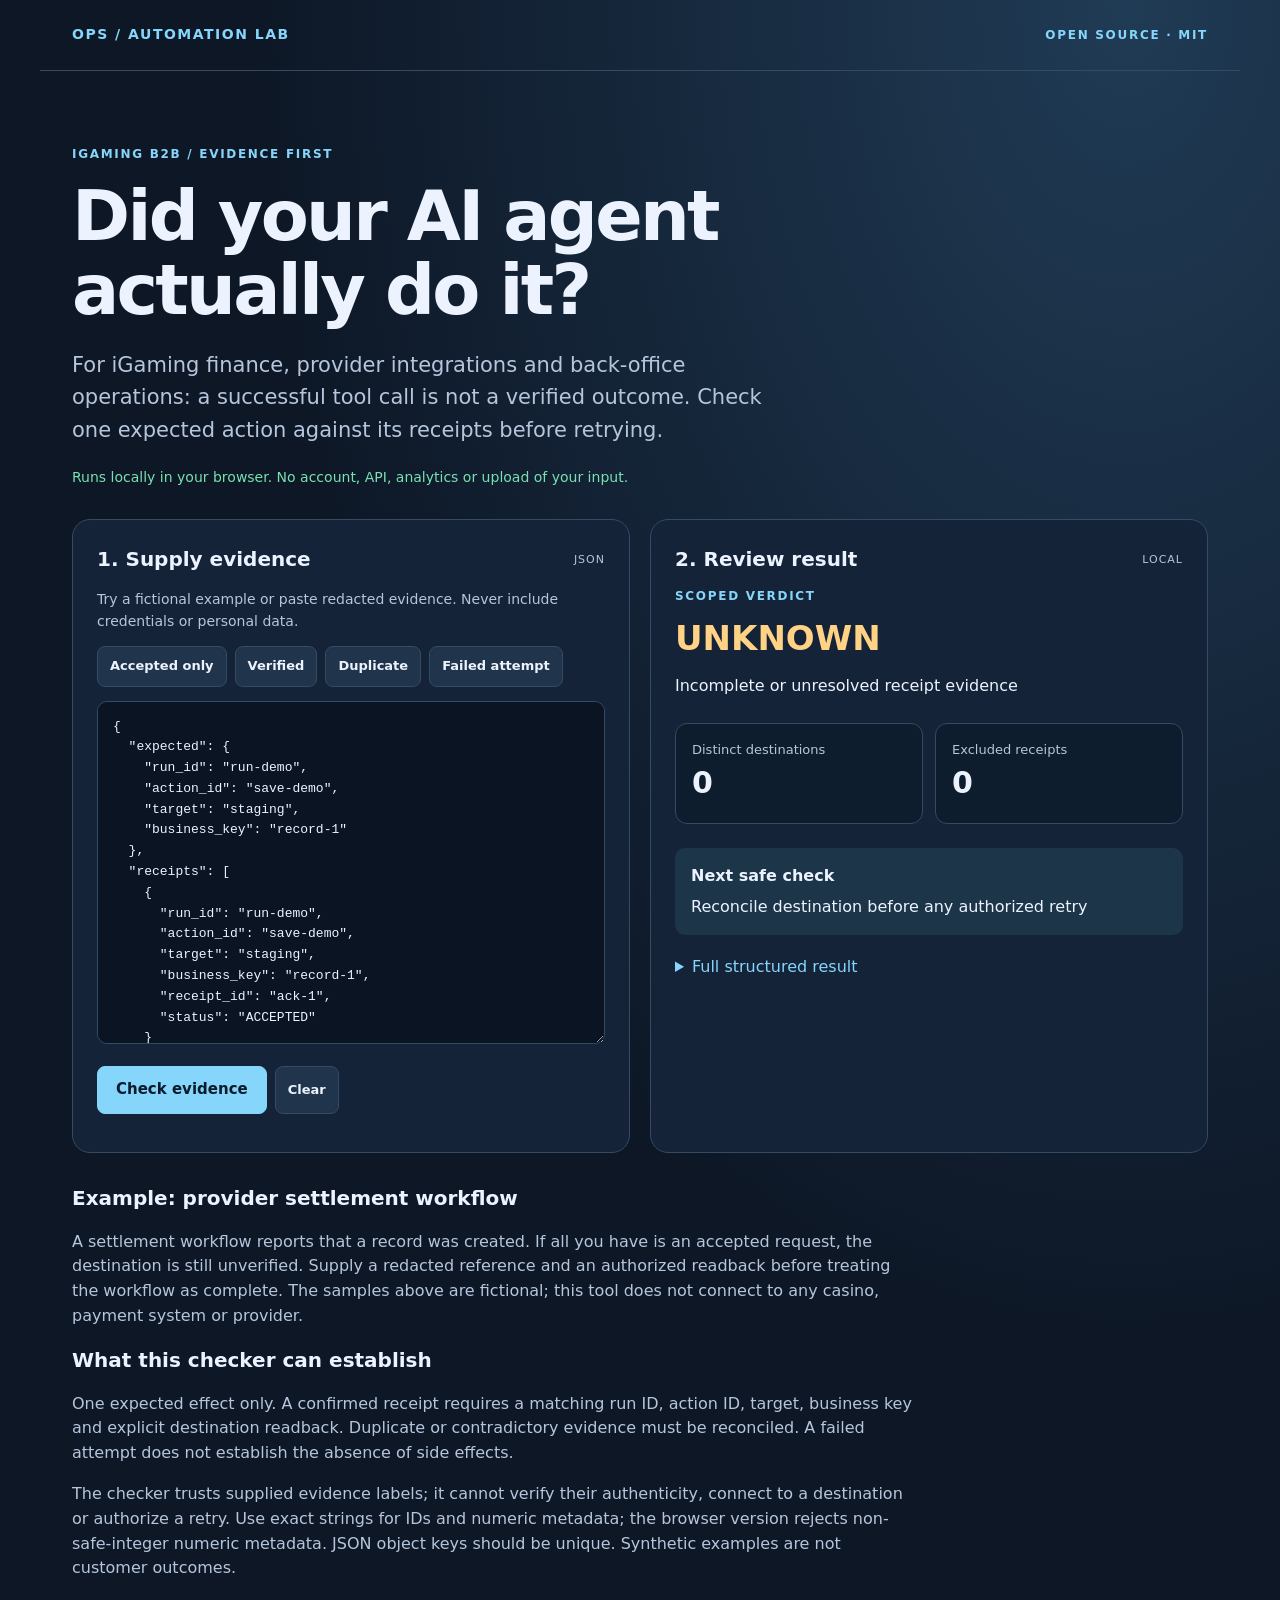
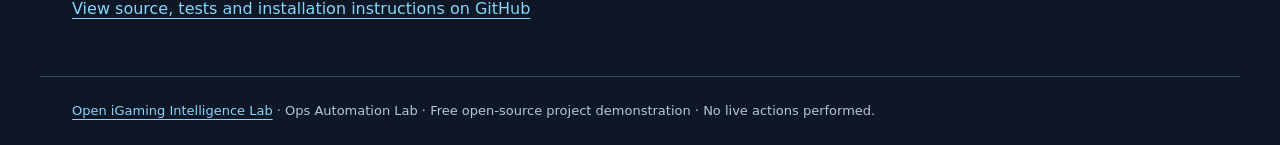
<file: docs/index.html>
<!doctype html>
<html lang="en">
<head>
<meta charset="utf-8">
<meta name="viewport" content="width=device-width, initial-scale=1">
<meta http-equiv="Content-Security-Policy" content="default-src 'none'; script-src 'self'; style-src 'self'; connect-src 'none'; img-src 'self'; base-uri 'none'; form-action 'none'">
<title>AI Agent Receipt Checker — Free, open source | Ops Automation Lab</title>
<meta name="description" content="Free evidence checker for iGaming B2B operations and other AI workflows. Review one action against supplied receipts without uploading data.">
<link rel="stylesheet" href="style.css">
<script defer src="checker.js"></script>
<script defer src="app.js"></script>
</head>
<body>
<header><a class="brand" href="https://github.com/minasyannarek13-RBB/ops-automation-skills">OPS / AUTOMATION LAB</a><span class="meta">OPEN SOURCE · MIT</span></header>
<main>
<section class="hero"><p class="eyebrow">IGAMING B2B / EVIDENCE FIRST</p><h1>Did your AI agent<br>actually do it?</h1><p class="lead">For iGaming finance, provider integrations and back-office operations: a successful tool call is not a verified outcome. Check one expected action against its receipts before retrying.</p><div class="privacy">Runs locally in your browser. No account, API, analytics or upload of your input.</div></section>
<section class="workbench" aria-label="Receipt checker">
<div class="panel"><div class="panel-head"><h2>1. Supply evidence</h2><span>JSON</span></div>
<p class="hint">Try a fictional example or paste redacted evidence. Never include credentials or personal data.</p>
<div class="samples" aria-label="Example input"><button type="button" data-example="accepted">Accepted only</button><button type="button" data-example="verified">Verified</button><button type="button" data-example="duplicate">Duplicate</button><button type="button" data-example="failed">Failed attempt</button></div>
<label class="sr" for="input">Expected action and receipts in JSON</label>
<textarea id="input" spellcheck="false" autocomplete="off" autocapitalize="off" rows="15"></textarea>
<div class="actions"><button class="primary" type="button" id="run">Check evidence</button><button type="button" id="clear">Clear</button></div></div>
<div class="panel"><div class="panel-head"><h2>2. Review result</h2><span>LOCAL</span></div><div id="result" aria-live="polite"><p class="eyebrow">SCOPED VERDICT</p><h3 id="verdict">Not checked</h3><p id="reason">Choose a sample or enter evidence.</p><div class="metrics"><div><span>Distinct destinations</span><strong id="dest">—</strong></div><div><span>Excluded receipts</span><strong id="excluded">—</strong></div></div><div class="next"><b>Next safe check</b><p id="next">No action performed.</p></div><details><summary>Full structured result</summary><pre id="output"></pre></details></div></div>
</section>
<section class="notes"><h2>Example: provider settlement workflow</h2><p>A settlement workflow reports that a record was created. If all you have is an accepted request, the destination is still unverified. Supply a redacted reference and an authorized readback before treating the workflow as complete. The samples above are fictional; this tool does not connect to any casino, payment system or provider.</p><h2>What this checker can establish</h2><p>One expected effect only. A confirmed receipt requires a matching run ID, action ID, target, business key and explicit destination readback. Duplicate or contradictory evidence must be reconciled. A failed attempt does not establish the absence of side effects.</p><p>The checker trusts supplied evidence labels; it cannot verify their authenticity, connect to a destination or authorize a retry. Use exact strings for IDs and numeric metadata; the browser version rejects non-safe-integer numeric metadata. JSON object keys should be unique. Synthetic examples are not customer outcomes.</p><a href="https://github.com/minasyannarek13-RBB/ops-automation-skills">View source, tests and installation instructions on GitHub</a></section>
<noscript>This tool requires JavaScript to perform local calculations.</noscript></main>
<footer><a href="intelligence/">Open iGaming Intelligence Lab</a> · Ops Automation Lab · Free open-source project demonstration · No live actions performed.</footer>
</body></html>
</file>
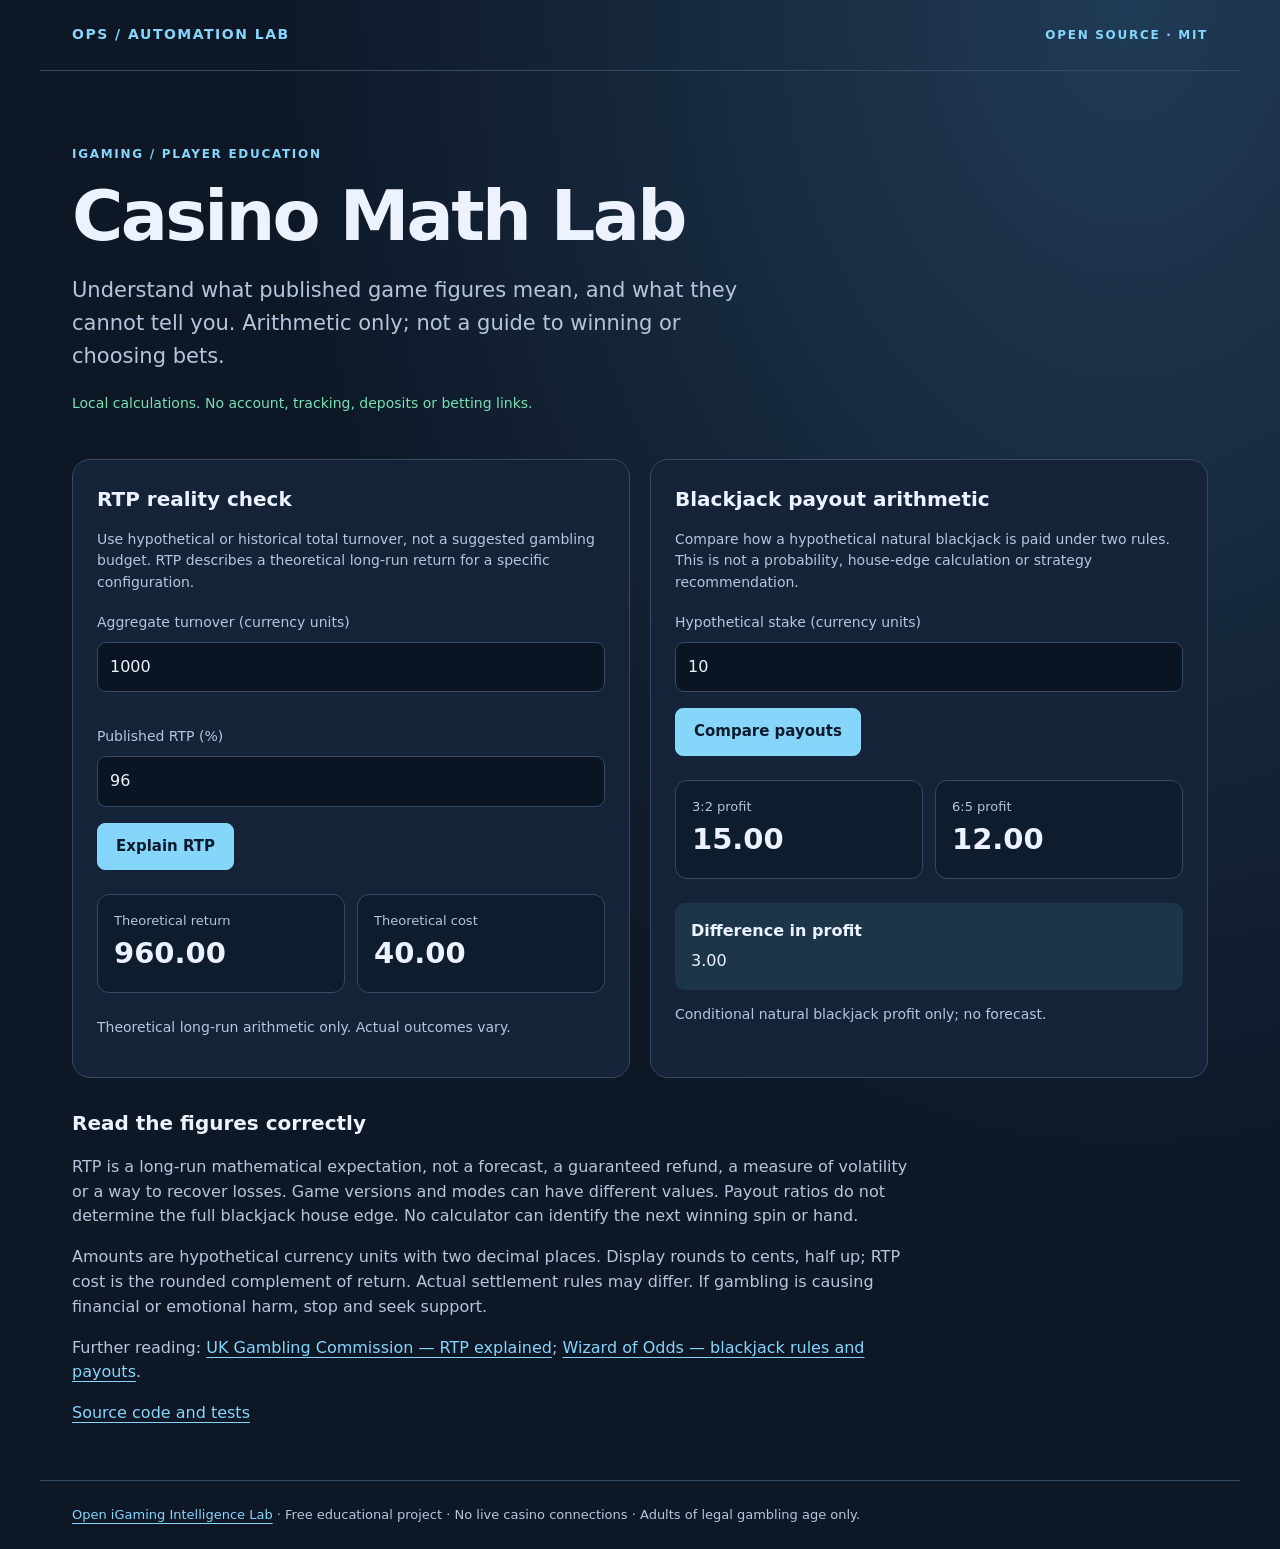
<file: docs/casino-math/index.html>
<!doctype html>
<html lang="en"><head><meta charset="utf-8"><meta name="viewport" content="width=device-width,initial-scale=1"><meta http-equiv="Content-Security-Policy" content="default-src 'none'; script-src 'self'; style-src 'self'; connect-src 'none'; base-uri 'none'; form-action 'none'"><title>Casino Math Lab — RTP and Blackjack payout education</title><meta name="description" content="Free offline educational calculator explaining long-run RTP and blackjack payout arithmetic. No predictions, betting recommendations or registration."><link rel="stylesheet" href="../style.css"><link rel="stylesheet" href="math.css"><script defer src="math.js"></script><script defer src="ui.js"></script></head>
<body><header><a class="brand" href="../">OPS / AUTOMATION LAB</a><span class="meta">OPEN SOURCE · MIT</span></header><main><section class="hero"><p class="eyebrow">IGAMING / PLAYER EDUCATION</p><h1>Casino Math Lab</h1><p class="lead">Understand what published game figures mean, and what they cannot tell you. Arithmetic only; not a guide to winning or choosing bets.</p><p class="privacy">Local calculations. No account, tracking, deposits or betting links.</p></section>
<section class="workbench"><section class="panel"><h2>RTP reality check</h2><p class="hint">Use hypothetical or historical total turnover, not a suggested gambling budget. RTP describes a theoretical long-run return for a specific configuration.</p><label for="turnover">Aggregate turnover (currency units)</label><input id="turnover" inputmode="decimal" value="1000" maxlength="16"><label for="rtp">Published RTP (%)</label><input id="rtp" inputmode="decimal" value="96" maxlength="8"><button class="primary" id="rtp-run" type="button">Explain RTP</button><div class="metrics"><div><span>Theoretical return</span><strong id="ret">—</strong></div><div><span>Theoretical cost</span><strong id="cost">—</strong></div></div><p id="rtp-msg" class="hint" aria-live="polite">Not a prediction of a session.</p></section>
<section class="panel"><h2>Blackjack payout arithmetic</h2><p class="hint">Compare how a hypothetical natural blackjack is paid under two rules. This is not a probability, house-edge calculation or strategy recommendation.</p><label for="stake">Hypothetical stake (currency units)</label><input id="stake" inputmode="decimal" value="10" maxlength="16"><button class="primary" id="bj-run" type="button">Compare payouts</button><div class="metrics"><div><span>3:2 profit</span><strong id="p32">—</strong></div><div><span>6:5 profit</span><strong id="p65">—</strong></div></div><div class="next"><b>Difference in profit</b><p id="diff" aria-live="polite">—</p></div><p id="bj-msg" class="hint">Excludes stake returned, pushes, other rules and all other outcomes.</p></section></section>
<section class="notes"><h2>Read the figures correctly</h2><p>RTP is a long-run mathematical expectation, not a forecast, a guaranteed refund, a measure of volatility or a way to recover losses. Game versions and modes can have different values. Payout ratios do not determine the full blackjack house edge. No calculator can identify the next winning spin or hand.</p><p>Amounts are hypothetical currency units with two decimal places. Display rounds to cents, half up; RTP cost is the rounded complement of return. Actual settlement rules may differ. If gambling is causing financial or emotional harm, stop and seek support.</p><p>Further reading: <a href="https://www.gamblingcommission.gov.uk/public-and-players/guide/return-to-player-how-much-gaming-machines-payout/">UK Gambling Commission — RTP explained</a>; <a href="https://wizardofodds.com/games/blackjack/basics/">Wizard of Odds — blackjack rules and payouts</a>.</p><a href="https://github.com/minasyannarek13-RBB/ops-automation-skills">Source code and tests</a></section></main><footer><a href="../intelligence/">Open iGaming Intelligence Lab</a> · Free educational project · No live casino connections · Adults of legal gambling age only.</footer></body></html>
</file>
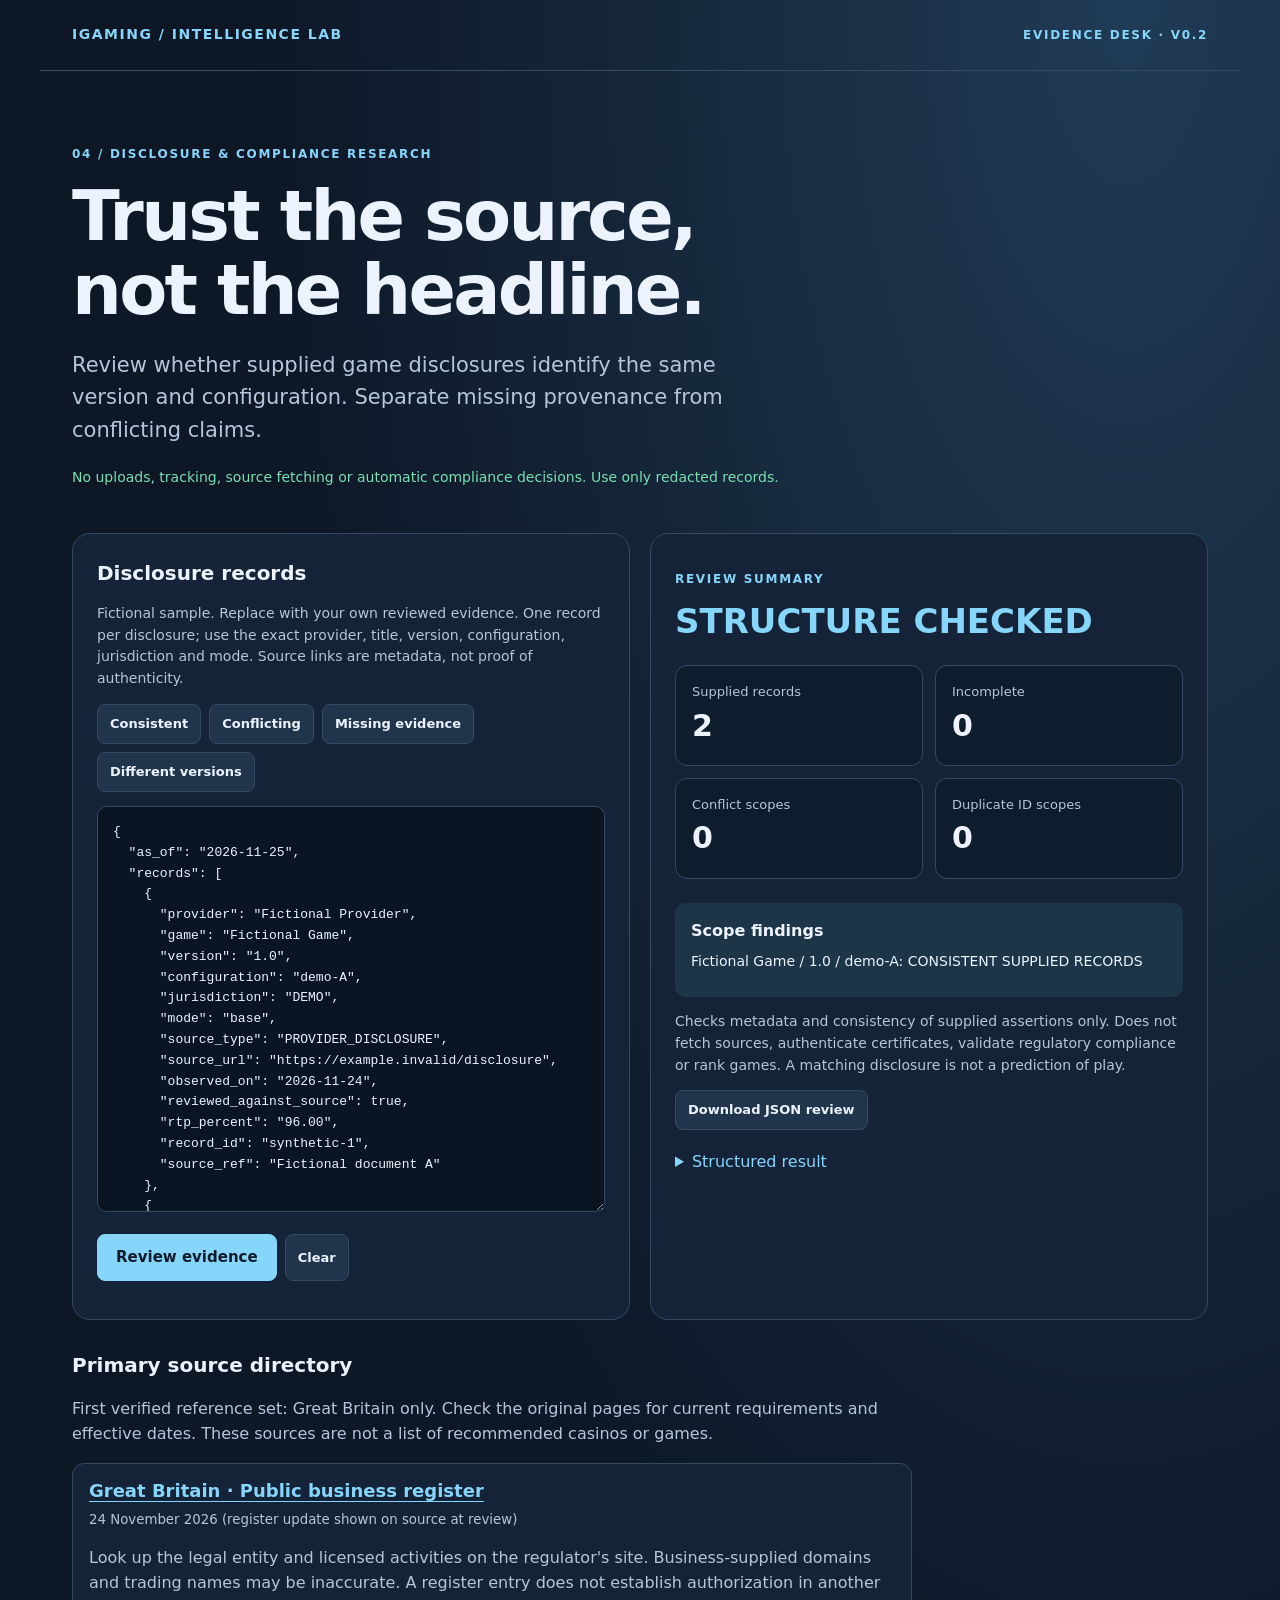
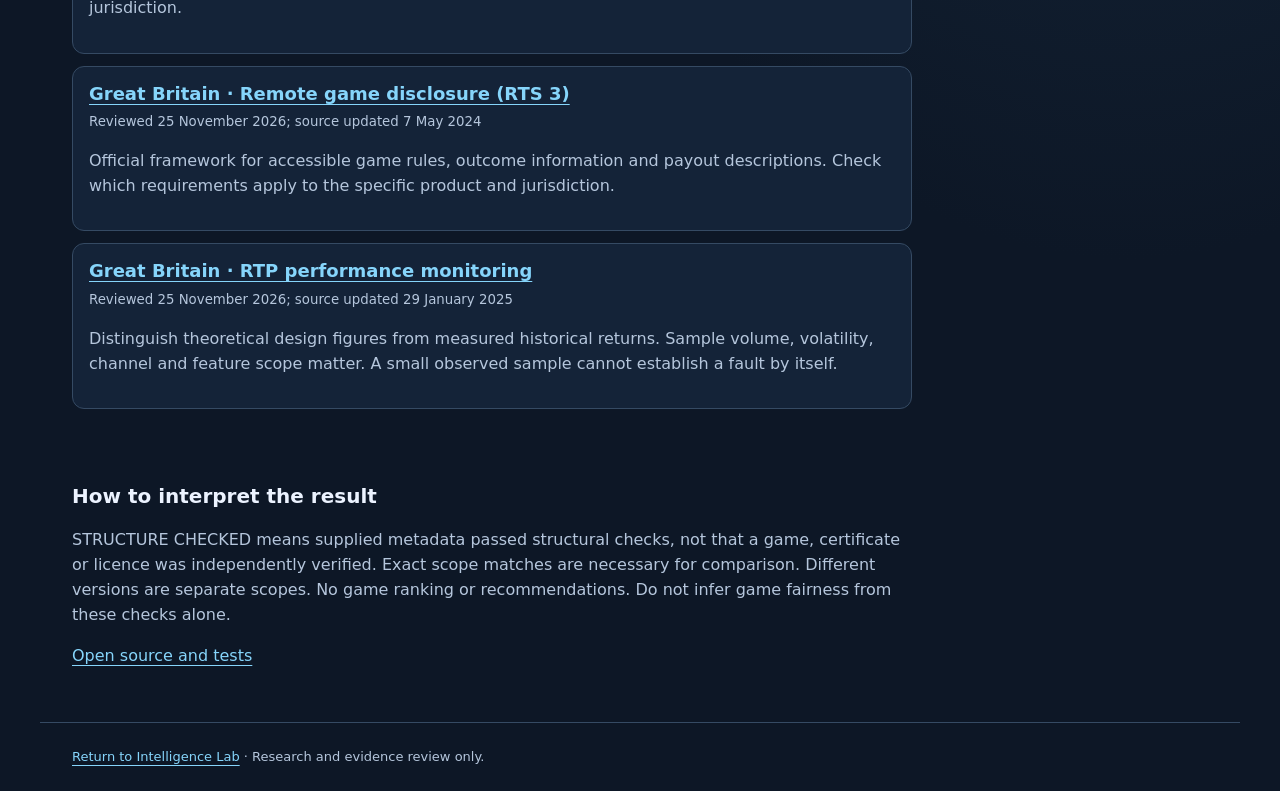
<file: docs/evidence/index.html>
<!doctype html>
<html lang="en"><head><meta charset="utf-8"><meta name="viewport" content="width=device-width,initial-scale=1"><meta http-equiv="Content-Security-Policy" content="default-src 'none'; script-src 'self'; style-src 'self'; connect-src 'none'; base-uri 'none'; form-action 'none'"><title>iGaming Evidence Desk | Disclosure review</title><meta name="description" content="Review game disclosure metadata, version scope, provenance and conflicting RTP assertions. Local research tool and regulator source directory."><link rel="stylesheet" href="../style.css"><link rel="stylesheet" href="evidence.css"><script defer src="engine.js"></script><script defer src="sources.js"></script><script defer src="ui.js"></script></head>
<body><header><a class="brand" href="../intelligence/">IGAMING / INTELLIGENCE LAB</a><span class="meta">EVIDENCE DESK · V0.2</span></header><main><section class="hero"><p class="eyebrow">04 / DISCLOSURE &amp; COMPLIANCE RESEARCH</p><h1>Trust the source,<br>not the headline.</h1><p class="lead">Review whether supplied game disclosures identify the same version and configuration. Separate missing provenance from conflicting claims.</p><p class="privacy">No uploads, tracking, source fetching or automatic compliance decisions. Use only redacted records.</p></section>
<section class="workbench"><section class="panel"><h2>Disclosure records</h2><p class="hint">Fictional sample. Replace with your own reviewed evidence. One record per disclosure; use the exact provider, title, version, configuration, jurisdiction and mode. Source links are metadata, not proof of authenticity.</p><div class="samples"><button data-case="consistent" type="button">Consistent</button><button data-case="conflict" type="button">Conflicting</button><button data-case="missing" type="button">Missing evidence</button><button data-case="versions" type="button">Different versions</button></div><label class="sr" for="input">Disclosure records as JSON</label><textarea id="input" spellcheck="false" rows="18"></textarea><div class="actions"><button id="run" class="primary" type="button">Review evidence</button><button id="clear" type="button">Clear</button></div></section>
<section class="panel"><p class="eyebrow">REVIEW SUMMARY</p><h3 id="status" aria-live="polite">Not checked</h3><div id="metrics" class="metrics"></div><div class="next"><b>Scope findings</b><div id="findings"></div></div><p class="hint" id="note">No source verification performed.</p><button id="export" type="button" disabled>Download JSON review</button><details><summary>Structured result</summary><pre id="output"></pre></details></section></section>
<section class="notes"><h2>Primary source directory</h2><p>First verified reference set: Great Britain only. Check the original pages for current requirements and effective dates. These sources are not a list of recommended casinos or games.</p><div id="sources"></div></section>
<section class="notes"><h2>How to interpret the result</h2><p>STRUCTURE CHECKED means supplied metadata passed structural checks, not that a game, certificate or licence was independently verified. Exact scope matches are necessary for comparison. Different versions are separate scopes. No game ranking or recommendations. Do not infer game fairness from these checks alone.</p><a href="https://github.com/minasyannarek13-RBB/ops-automation-skills">Open source and tests</a></section></main><footer><a href="../intelligence/">Return to Intelligence Lab</a> · Research and evidence review only.</footer></body></html>
</file>
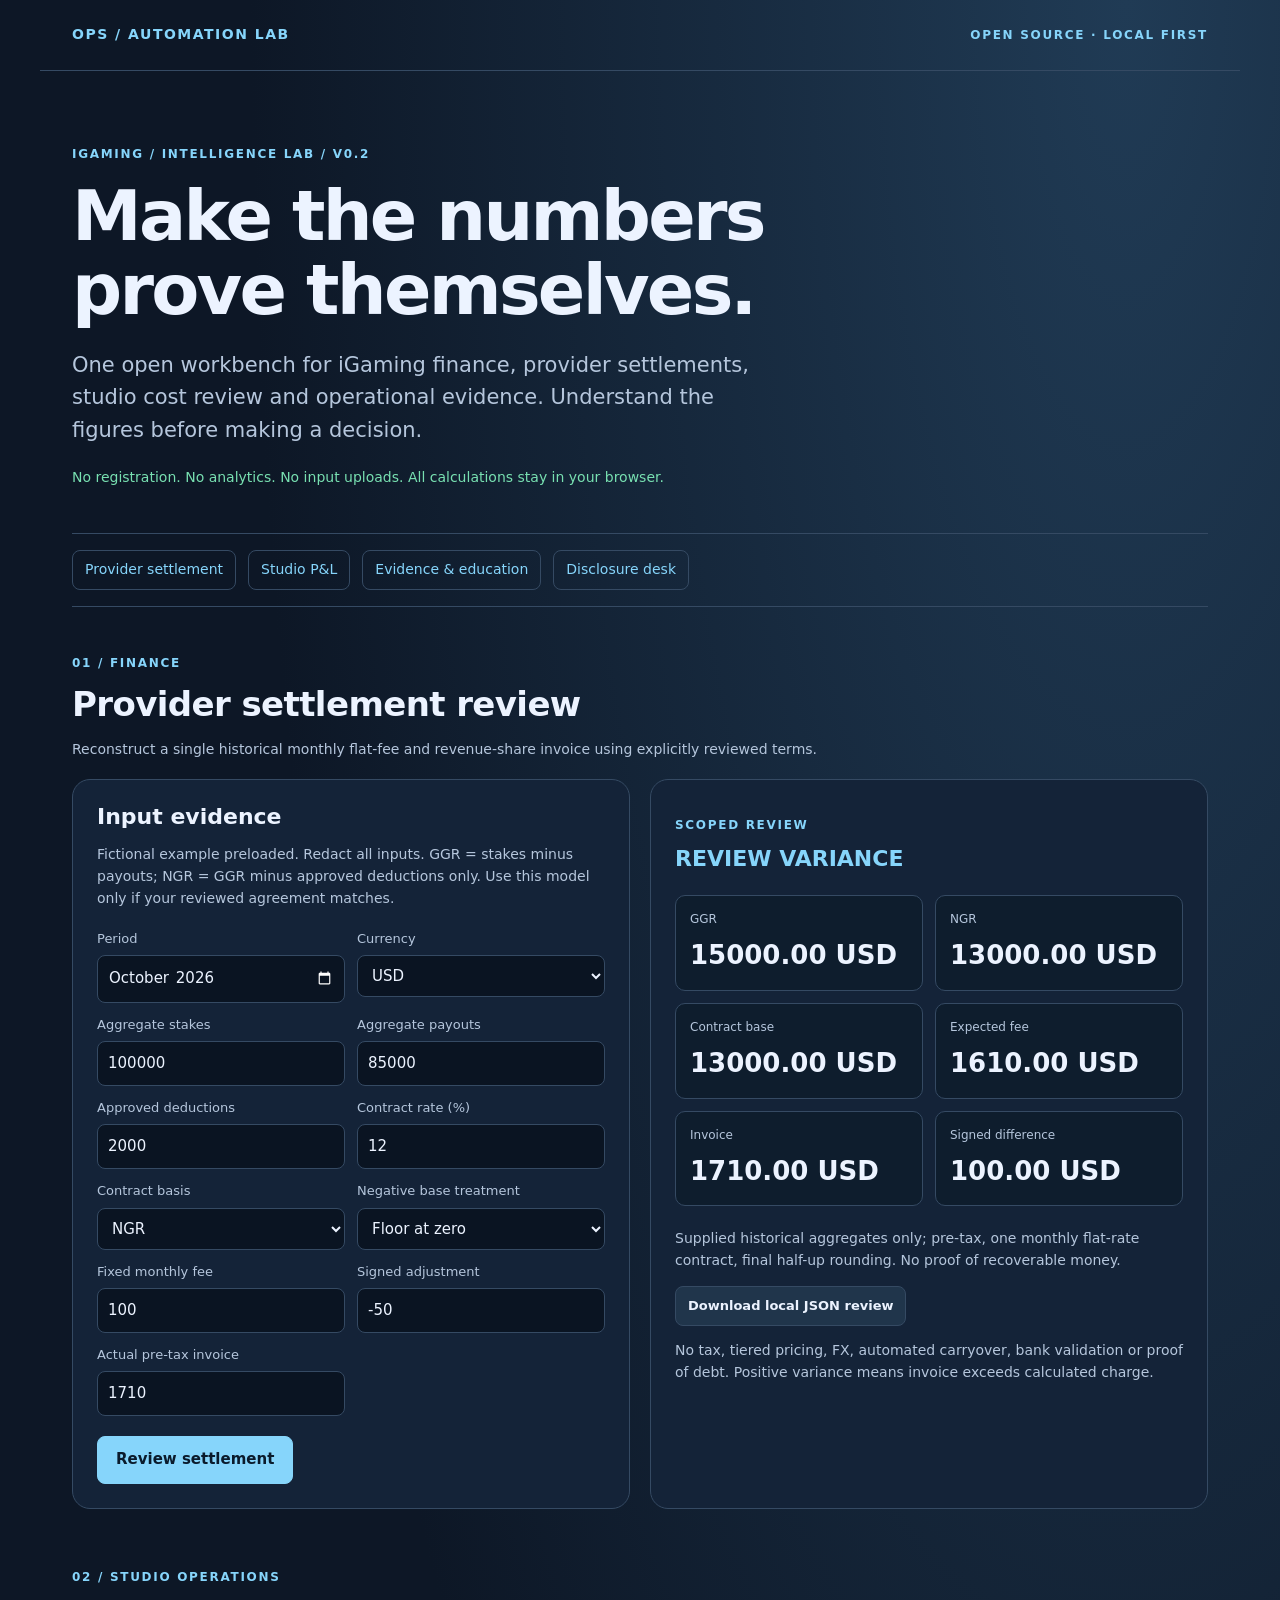
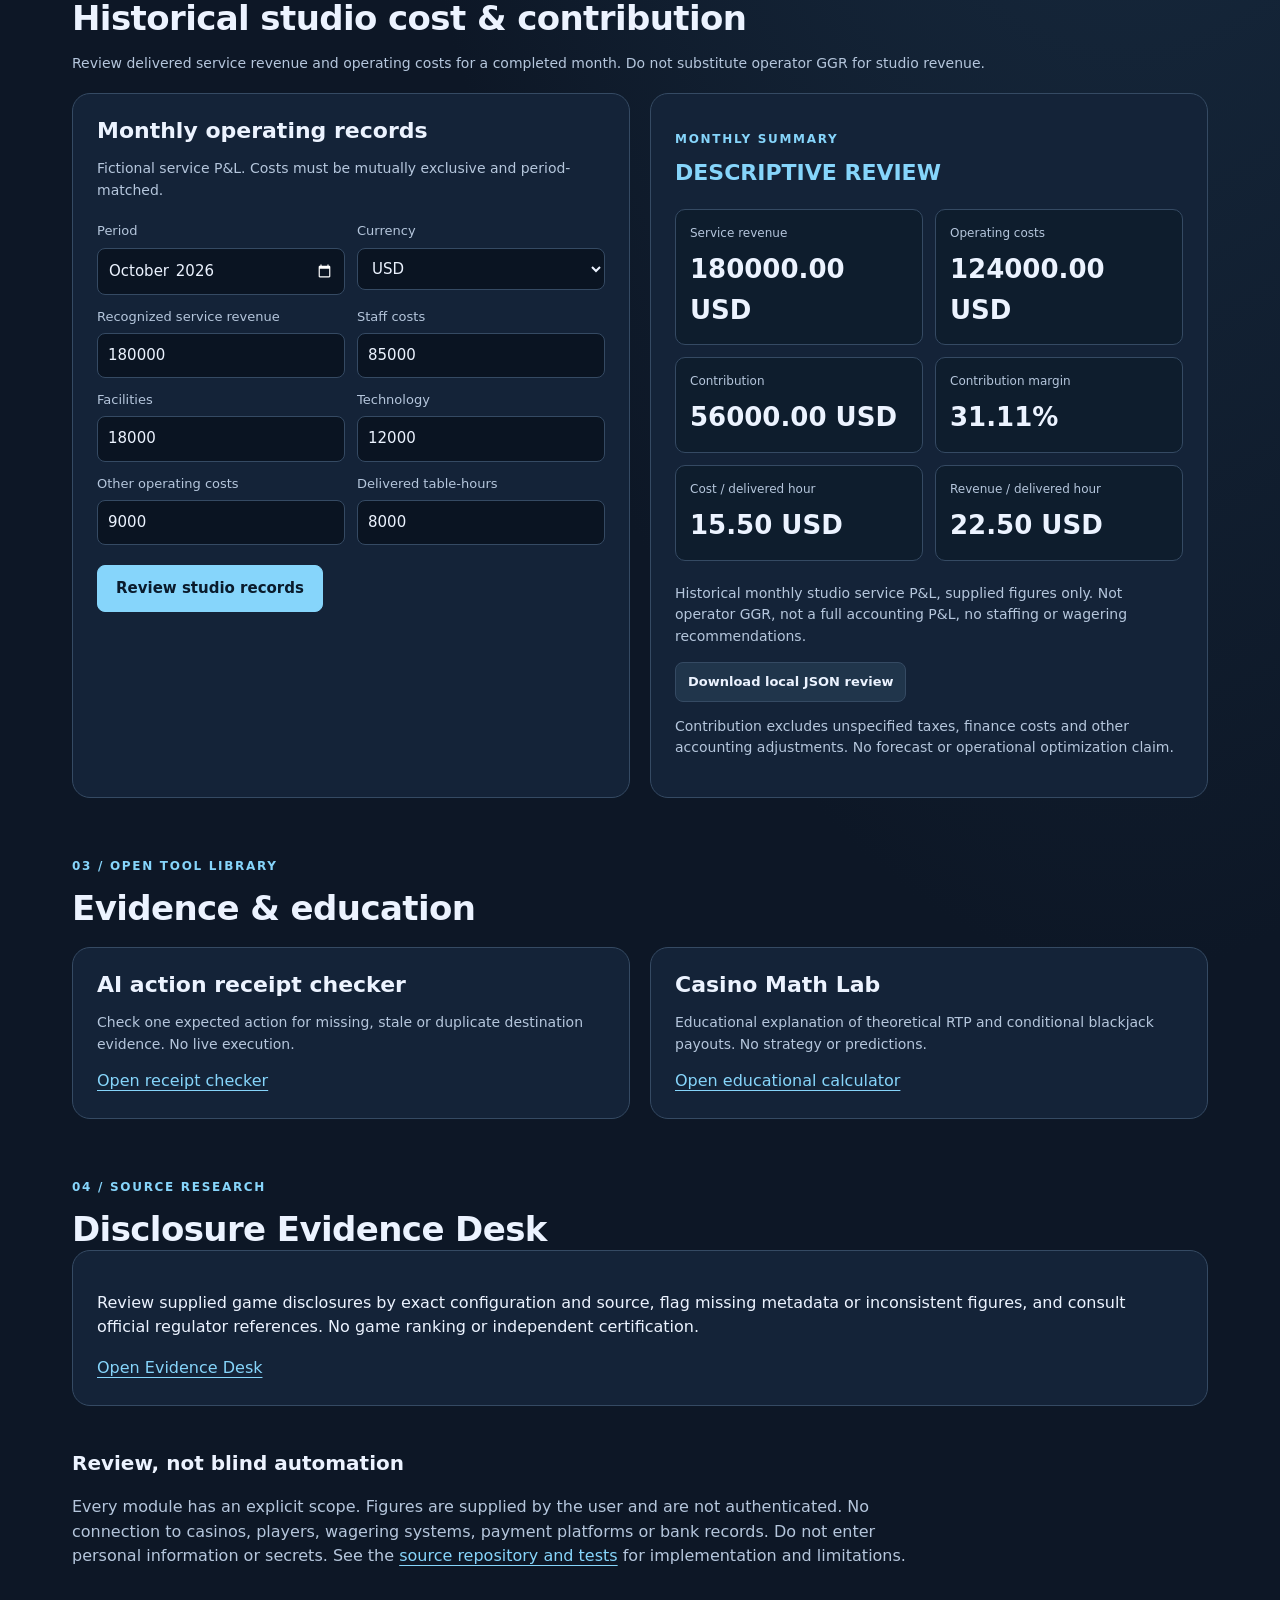
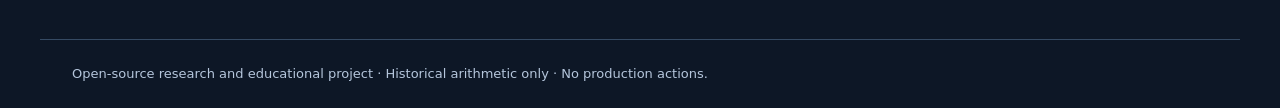
<file: docs/intelligence/index.html>
<!doctype html><html lang="en"><head><meta charset="utf-8"><meta name="viewport" content="width=device-width,initial-scale=1"><meta http-equiv="Content-Security-Policy" content="default-src 'none'; script-src 'self'; style-src 'self'; connect-src 'none'; base-uri 'none'; form-action 'none'"><title>iGaming Intelligence Lab | Open finance and operational evidence tools</title><meta name="description" content="Free offline iGaming B2B finance and evidence tools. Review historical provider settlements, studio operating costs, receipt evidence and casino math education."><link rel="stylesheet" href="../style.css"><link rel="stylesheet" href="lab.css"><script defer src="engine.js"></script><script defer src="lab.js"></script></head>
<body><header><a class="brand" href="https://github.com/minasyannarek13-RBB/ops-automation-skills">OPS / AUTOMATION LAB</a><span class="meta">OPEN SOURCE · LOCAL FIRST</span></header><main>
<section class="hero"><p class="eyebrow">IGAMING / INTELLIGENCE LAB / V0.2</p><h1>Make the numbers<br>prove themselves.</h1><p class="lead">One open workbench for iGaming finance, provider settlements, studio cost review and operational evidence. Understand the figures before making a decision.</p><p class="privacy">No registration. No analytics. No input uploads. All calculations stay in your browser.</p></section>
<nav class="nav" aria-label="Tools"><a href="#settlement">Provider settlement</a><a href="#studio">Studio P&amp;L</a><a href="#library">Evidence &amp; education</a><a href="../evidence/">Disclosure desk</a></nav>
<section class="module" id="settlement"><div class="module-title"><p class="eyebrow">01 / FINANCE</p><h2>Provider settlement review</h2><p class="hint">Reconstruct a single historical monthly flat-fee and revenue-share invoice using explicitly reviewed terms.</p></div><div class="workbench">
<section class="panel"><h3>Input evidence</h3><p class="hint">Fictional example preloaded. Redact all inputs. GGR = stakes minus payouts; NGR = GGR minus approved deductions only. Use this model only if your reviewed agreement matches.</p><div class="fields">
<label>Period<input id="s-period" type="month" value="2026-10"></label><label>Currency<select id="s-currency"><option>USD</option><option>EUR</option><option>GBP</option></select></label>
<label>Aggregate stakes<input id="s-wagers" inputmode="decimal" value="100000"></label><label>Aggregate payouts<input id="s-payouts" inputmode="decimal" value="85000"></label>
<label>Approved deductions<input id="s-deductions" inputmode="decimal" value="2000"></label><label>Contract rate (%)<input id="s-rate" inputmode="decimal" value="12"></label>
<label>Contract basis<select id="s-basis"><option>GGR</option><option selected>NGR</option></select></label><label>Negative base treatment<select id="s-policy"><option value="SIGNED">Signed</option><option value="FLOOR_ZERO" selected>Floor at zero</option></select></label>
<label>Fixed monthly fee<input id="s-fixed" inputmode="decimal" value="100"></label><label>Signed adjustment<input id="s-adjustment" inputmode="decimal" value="-50"></label>
<label>Actual pre-tax invoice<input id="s-invoice" inputmode="decimal" value="1710"></label></div><button id="s-run" class="primary" type="button">Review settlement</button></section>
<section class="panel results"><p class="eyebrow">SCOPED REVIEW</p><h3 id="s-status" aria-live="polite">Not checked</h3><div id="s-result" class="result-grid"></div><p id="s-note" class="hint"></p><button id="s-export" type="button" disabled>Download local JSON review</button><p class="hint">No tax, tiered pricing, FX, automated carryover, bank validation or proof of debt. Positive variance means invoice exceeds calculated charge.</p></section>
</div></section>
<section class="module" id="studio"><div class="module-title"><p class="eyebrow">02 / STUDIO OPERATIONS</p><h2>Historical studio cost &amp; contribution</h2><p class="hint">Review delivered service revenue and operating costs for a completed month. Do not substitute operator GGR for studio revenue.</p></div><div class="workbench">
<section class="panel"><h3>Monthly operating records</h3><p class="hint">Fictional service P&amp;L. Costs must be mutually exclusive and period-matched.</p><div class="fields"><label>Period<input id="o-period" type="month" value="2026-10"></label><label>Currency<select id="o-currency"><option>USD</option><option>EUR</option><option>GBP</option></select></label>
<label>Recognized service revenue<input id="o-revenue" inputmode="decimal" value="180000"></label><label>Staff costs<input id="o-staff" inputmode="decimal" value="85000"></label><label>Facilities<input id="o-facilities" inputmode="decimal" value="18000"></label><label>Technology<input id="o-tech" inputmode="decimal" value="12000"></label><label>Other operating costs<input id="o-other" inputmode="decimal" value="9000"></label><label>Delivered table-hours<input id="o-hours" inputmode="decimal" value="8000"></label></div><button id="o-run" type="button" class="primary">Review studio records</button></section>
<section class="panel results"><p class="eyebrow">MONTHLY SUMMARY</p><h3 id="o-status" aria-live="polite">Not checked</h3><div class="result-grid" id="o-result"></div><p class="hint" id="o-note"></p><button id="o-export" type="button" disabled>Download local JSON review</button><p class="hint">Contribution excludes unspecified taxes, finance costs and other accounting adjustments. No forecast or operational optimization claim.</p></section></div></section>
<section class="module" id="library"><p class="eyebrow">03 / OPEN TOOL LIBRARY</p><h2>Evidence &amp; education</h2><div class="workbench"><div class="panel"><h3>AI action receipt checker</h3><p class="hint">Check one expected action for missing, stale or duplicate destination evidence. No live execution.</p><a href="../">Open receipt checker</a></div><div class="panel"><h3>Casino Math Lab</h3><p class="hint">Educational explanation of theoretical RTP and conditional blackjack payouts. No strategy or predictions.</p><a href="../casino-math/">Open educational calculator</a></div></div></section>
<section class="module"><p class="eyebrow">04 / SOURCE RESEARCH</p><h2>Disclosure Evidence Desk</h2><div class="panel"><p>Review supplied game disclosures by exact configuration and source, flag missing metadata or inconsistent figures, and consult official regulator references. No game ranking or independent certification.</p><a href="../evidence/">Open Evidence Desk</a></div></section><section class="notes"><h2>Review, not blind automation</h2><p>Every module has an explicit scope. Figures are supplied by the user and are not authenticated. No connection to casinos, players, wagering systems, payment platforms or bank records. Do not enter personal information or secrets. See the <a href="https://github.com/minasyannarek13-RBB/ops-automation-skills">source repository and tests</a> for implementation and limitations.</p></section></main><footer>Open-source research and educational project · Historical arithmetic only · No production actions.</footer></body></html>
</file>
<file: docs/style.css>
:root{color-scheme:dark;--bg:#0d1726;--panel:#142338;--text:#ecf3ff;--muted:#b5c6dc;--line:#354a63;--accent:#86d5fb;--green:#78e0b1;--warn:#ffd286}*{box-sizing:border-box}body{margin:0;background:radial-gradient(ellipse at 88% 0,#203b55,var(--bg) 55%);color:var(--text);font:16px/1.55 system-ui,-apple-system,sans-serif}header,main,footer{max-width:1200px;margin:auto;padding:24px 32px}header{display:flex;align-items:center;justify-content:space-between;gap:16px;border-bottom:1px solid var(--line)}a{color:var(--accent);text-underline-offset:4px}.brand{font-size:14px;font-weight:750;letter-spacing:1.5px;text-decoration:none}.meta,.eyebrow{font-size:12px;letter-spacing:1.7px;color:var(--accent);font-weight:700}.hero{padding:38px 0 30px}h1{font-size:clamp(40px,6vw,70px);line-height:1.06;letter-spacing:-2.7px;margin:16px 0}h2{font-size:20px;margin:0}h3{font-size:clamp(23px,3vw,34px);overflow-wrap:anywhere;line-height:1.2;margin:12px 0}.lead{max-width:690px;color:var(--muted);font-size:21px}.privacy{color:var(--green);font-size:14px}.workbench{display:grid;grid-template-columns:minmax(0,1fr) minmax(0,1fr);gap:20px}.panel{background:var(--panel);border:1px solid var(--line);border-radius:18px;padding:24px;min-width:0}.panel-head{display:flex;align-items:center;justify-content:space-between;gap:10px}.panel-head span{font-size:11px;color:var(--muted);letter-spacing:1px}.hint,.notes p,footer{color:var(--muted)}.hint{font-size:14px}.samples,.actions{display:flex;flex-wrap:wrap;gap:8px;margin:14px 0}button{font:inherit;font-size:13px;font-weight:600;cursor:pointer;border-radius:8px;border:1px solid var(--line);padding:9px 12px;color:var(--text);background:#20354b}button:hover{border-color:var(--accent)}button:focus-visible,a:focus-visible,textarea:focus-visible,summary:focus-visible{outline:3px solid var(--accent);outline-offset:3px}.primary{background:var(--accent);color:#0a1b2c;border-color:var(--accent);font-size:15px;padding:11px 18px}textarea{width:100%;min-height:290px;resize:vertical;background:#0a1422;color:var(--text);border:1px solid var(--line);border-radius:10px;padding:15px;font:13px/1.6 ui-monospace,SFMono-Regular,monospace}.metrics{display:grid;grid-template-columns:1fr 1fr;gap:12px;margin:24px 0}.metrics div{background:#0e1d2d;padding:16px;border:1px solid var(--line);border-radius:12px}.metrics span{display:block;color:var(--muted);font-size:13px}.metrics strong{display:block;font-size:30px}.next{padding:16px;background:#1c3548;border-radius:10px}.next p{margin:6px 0 0}.result-verified{color:var(--green)}.result-warning{color:var(--warn)}details{margin-top:20px}summary{cursor:pointer;color:var(--accent)}pre{white-space:pre-wrap;overflow-wrap:anywhere;color:var(--muted);font-size:12px}.notes{padding:30px 0;max-width:840px}footer{font-size:13px;border-top:1px solid var(--line)}.sr{position:absolute;clip:rect(0,0,0,0);width:1px;height:1px;overflow:hidden}@media(max-width:720px){header,main,footer{padding:20px 16px}.workbench{grid-template-columns:1fr}.panel{padding:18px}.hero{padding:26px 0}.lead{font-size:18px}.meta{font-size:10px}}
</file>
<file: docs/casino-math/math.css>
label{display:block;margin-top:18px;font-size:14px;color:var(--muted)}input{width:100%;margin:8px 0 16px;background:#0a1422;color:var(--text);border:1px solid var(--line);border-radius:9px;padding:12px;font:inherit}input:focus-visible{outline:3px solid var(--accent);outline-offset:2px}.metrics strong{font-size:clamp(20px,3vw,29px);overflow-wrap:anywhere}.notes h2{margin-bottom:8px}
</file>
<file: docs/evidence/evidence.css>
#findings p{font-size:14px;margin:8px 0;overflow-wrap:anywhere}.source{border:1px solid var(--line);background:var(--panel);border-radius:12px;padding:16px;margin:12px 0}.source h3{font-size:18px;margin:0 0 8px}.source small{display:block;color:var(--muted)}button:disabled{opacity:.5;cursor:not-allowed}#status{color:var(--accent)}.metrics strong{overflow-wrap:anywhere}
</file>
<file: docs/intelligence/lab.css>
.nav{display:flex;flex-wrap:wrap;gap:12px;border-top:1px solid var(--line);border-bottom:1px solid var(--line);padding:16px 0}.nav a{font-size:14px;text-decoration:none;padding:8px 12px;border:1px solid var(--line);border-radius:8px}.module{padding:35px 0 12px;scroll-margin-top:20px}.module-title{margin-bottom:18px}.module h2{font-size:clamp(24px,3vw,34px);line-height:1.2;letter-spacing:-.6px}.module h3{font-size:22px;margin:0 0 10px}.fields{display:grid;grid-template-columns:1fr 1fr;gap:12px;margin:20px 0}.fields label{display:flex;flex-direction:column;font-size:13px;color:var(--muted);gap:6px;min-width:0}input,select{font:inherit;color:var(--text);background:#0a1422;border:1px solid var(--line);border-radius:8px;padding:10px;min-width:0;width:100%;font-size:15px}input:focus-visible,select:focus-visible{outline:3px solid var(--accent);outline-offset:2px}.result-grid{display:grid;grid-template-columns:1fr 1fr;gap:12px;margin:22px 0}.result-grid div{background:#0e1d2d;border:1px solid var(--line);border-radius:10px;padding:14px;min-width:0}.result-grid span{display:block;font-size:12px;color:var(--muted)}.result-grid strong{display:block;font-size:clamp(18px,2.2vw,26px);overflow-wrap:anywhere;margin-top:7px;font-variant-numeric:tabular-nums}.results h3{color:var(--accent);overflow-wrap:anywhere}button:disabled{opacity:.5;cursor:not-allowed}#library .workbench{margin-top:18px}@media(max-width:440px){.fields,.result-grid{grid-template-columns:1fr}.module{padding-top:28px}}
</file>
